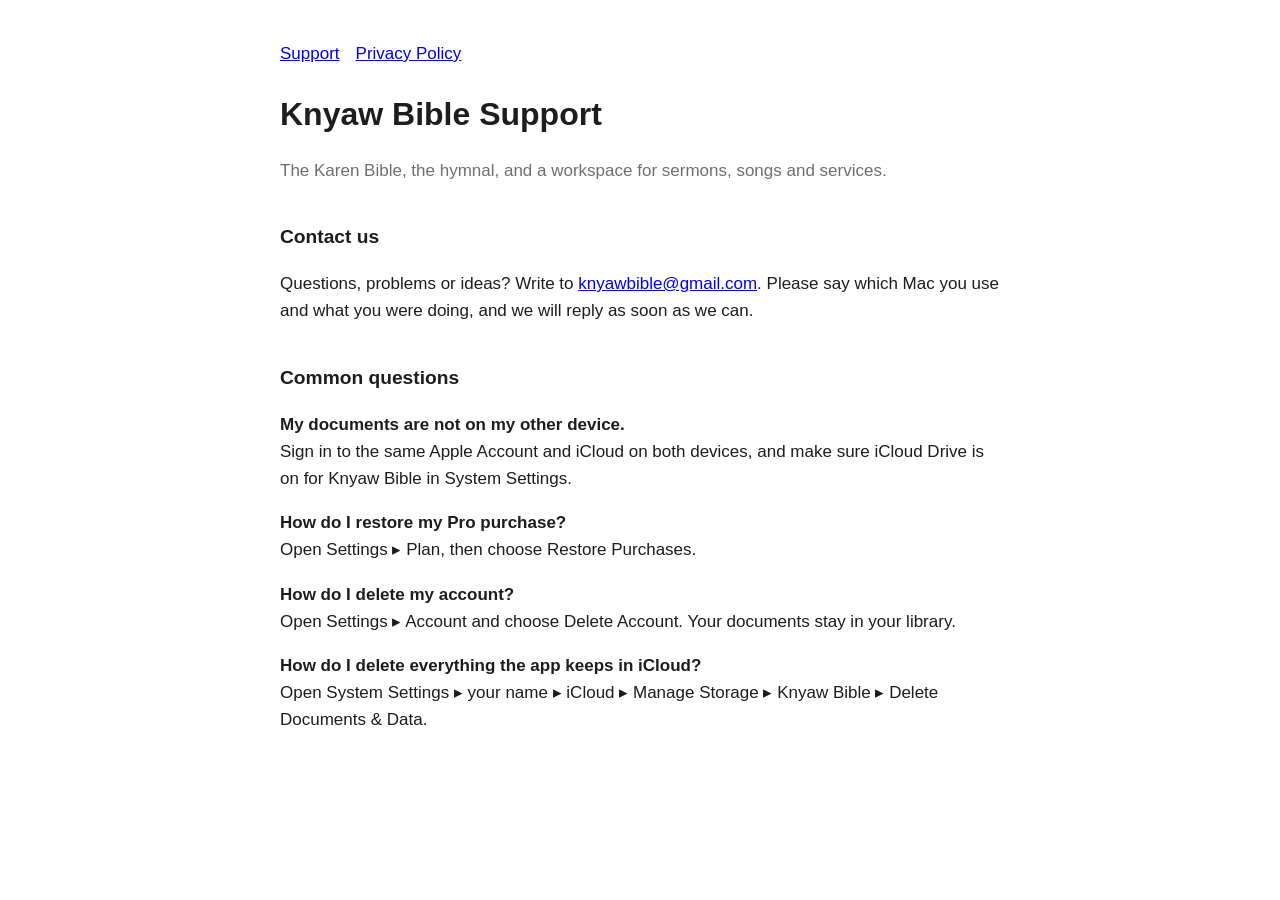
<file: index.html>
<!doctype html>
<html lang="en"><head><meta charset="utf-8"><meta name="viewport" content="width=device-width,initial-scale=1">
<title>Knyaw Bible Support</title><link rel="stylesheet" href="style.css"></head>
<body>
<nav><a href="index.html">Support</a><a href="privacy.html">Privacy Policy</a></nav>
<h1>Knyaw Bible Support</h1>
<p class="muted">The Karen Bible, the hymnal, and a workspace for sermons, songs and services.</p>

<h2>Contact us</h2>
<p>Questions, problems or ideas? Write to <a href="mailto:knyawbible@gmail.com">knyawbible@gmail.com</a>. Please say which Mac you use and what you were doing, and we will reply as soon as we can.</p>

<h2>Common questions</h2>
<p><strong>My documents are not on my other device.</strong><br>Sign in to the same Apple Account and iCloud on both devices, and make sure iCloud Drive is on for Knyaw Bible in System Settings.</p>
<p><strong>How do I restore my Pro purchase?</strong><br>Open Settings ▸ Plan, then choose Restore Purchases.</p>
<p><strong>How do I delete my account?</strong><br>Open Settings ▸ Account and choose Delete Account. Your documents stay in your library.</p>
<p><strong>How do I delete everything the app keeps in iCloud?</strong><br>Open System Settings ▸ your name ▸ iCloud ▸ Manage Storage ▸ Knyaw Bible ▸ Delete Documents &amp; Data.</p>
</body></html>
</file>
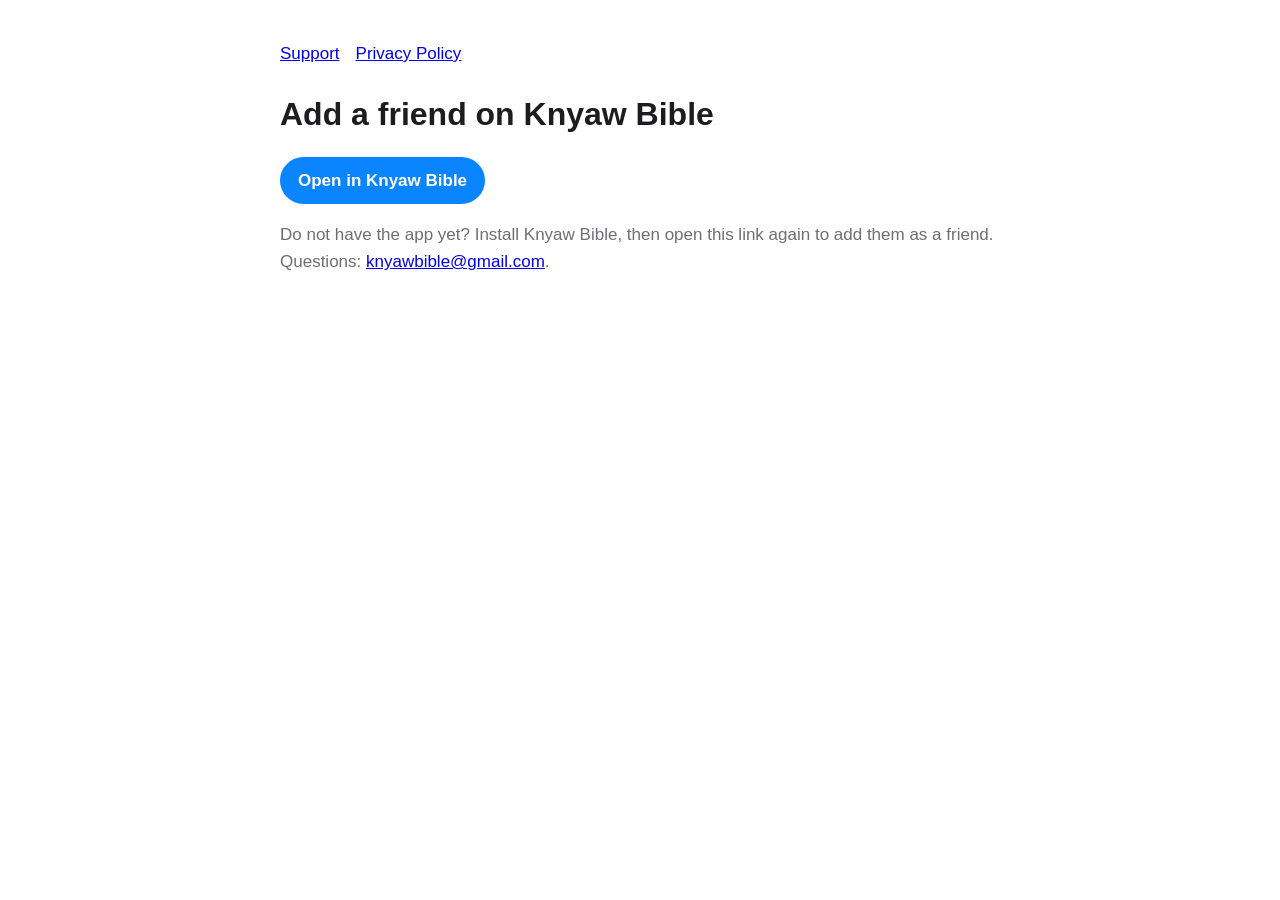
<file: friend.html>
<!doctype html>
<html lang="en"><head><meta charset="utf-8"><meta name="viewport" content="width=device-width,initial-scale=1">
<title>Add a friend on Knyaw Bible</title><meta property="og:site_name" content="Knyaw Bible"><meta property="og:title" content="Add me as a friend on Knyaw Bible"><meta property="og:description" content="Open this link in Knyaw Bible to add me as a friend."><link rel="stylesheet" href="style.css"></head>
<body>
<nav><a href="index.html">Support</a><a href="privacy.html">Privacy Policy</a></nav>
<h1 id="who">Add a friend on Knyaw Bible</h1>
<p class="muted" id="username"></p>
<p id="bio"></p>
<p><a id="open" href="#" style="display:inline-block;padding:10px 18px;border-radius:999px;background:#0a84ff;color:#fff;text-decoration:none;font-weight:600">Open in Knyaw Bible</a></p>
<p class="muted">Do not have the app yet? Install Knyaw Bible, then open this link again to add them as a friend. Questions: <a href="mailto:knyawbible@gmail.com">knyawbible@gmail.com</a>.</p>
<script>
  // The profile is in the link's query (u, n, b, e, p): the page shows it and hands the same query to the app.
  var q = new URLSearchParams(location.search);
  var u = q.get("u") || "";
  if (q.get("n")) document.getElementById("who").textContent = q.get("n") + " invites you to Knyaw Bible";
  if (u) document.getElementById("username").textContent = "@" + u;
  if (q.get("b")) document.getElementById("bio").textContent = q.get("b");
  var app = "knyawbible://friend?" + q.toString();
  document.getElementById("open").href = app;
  if (u) setTimeout(function () { location.href = app; }, 300);
</script>
</body></html>
</file>
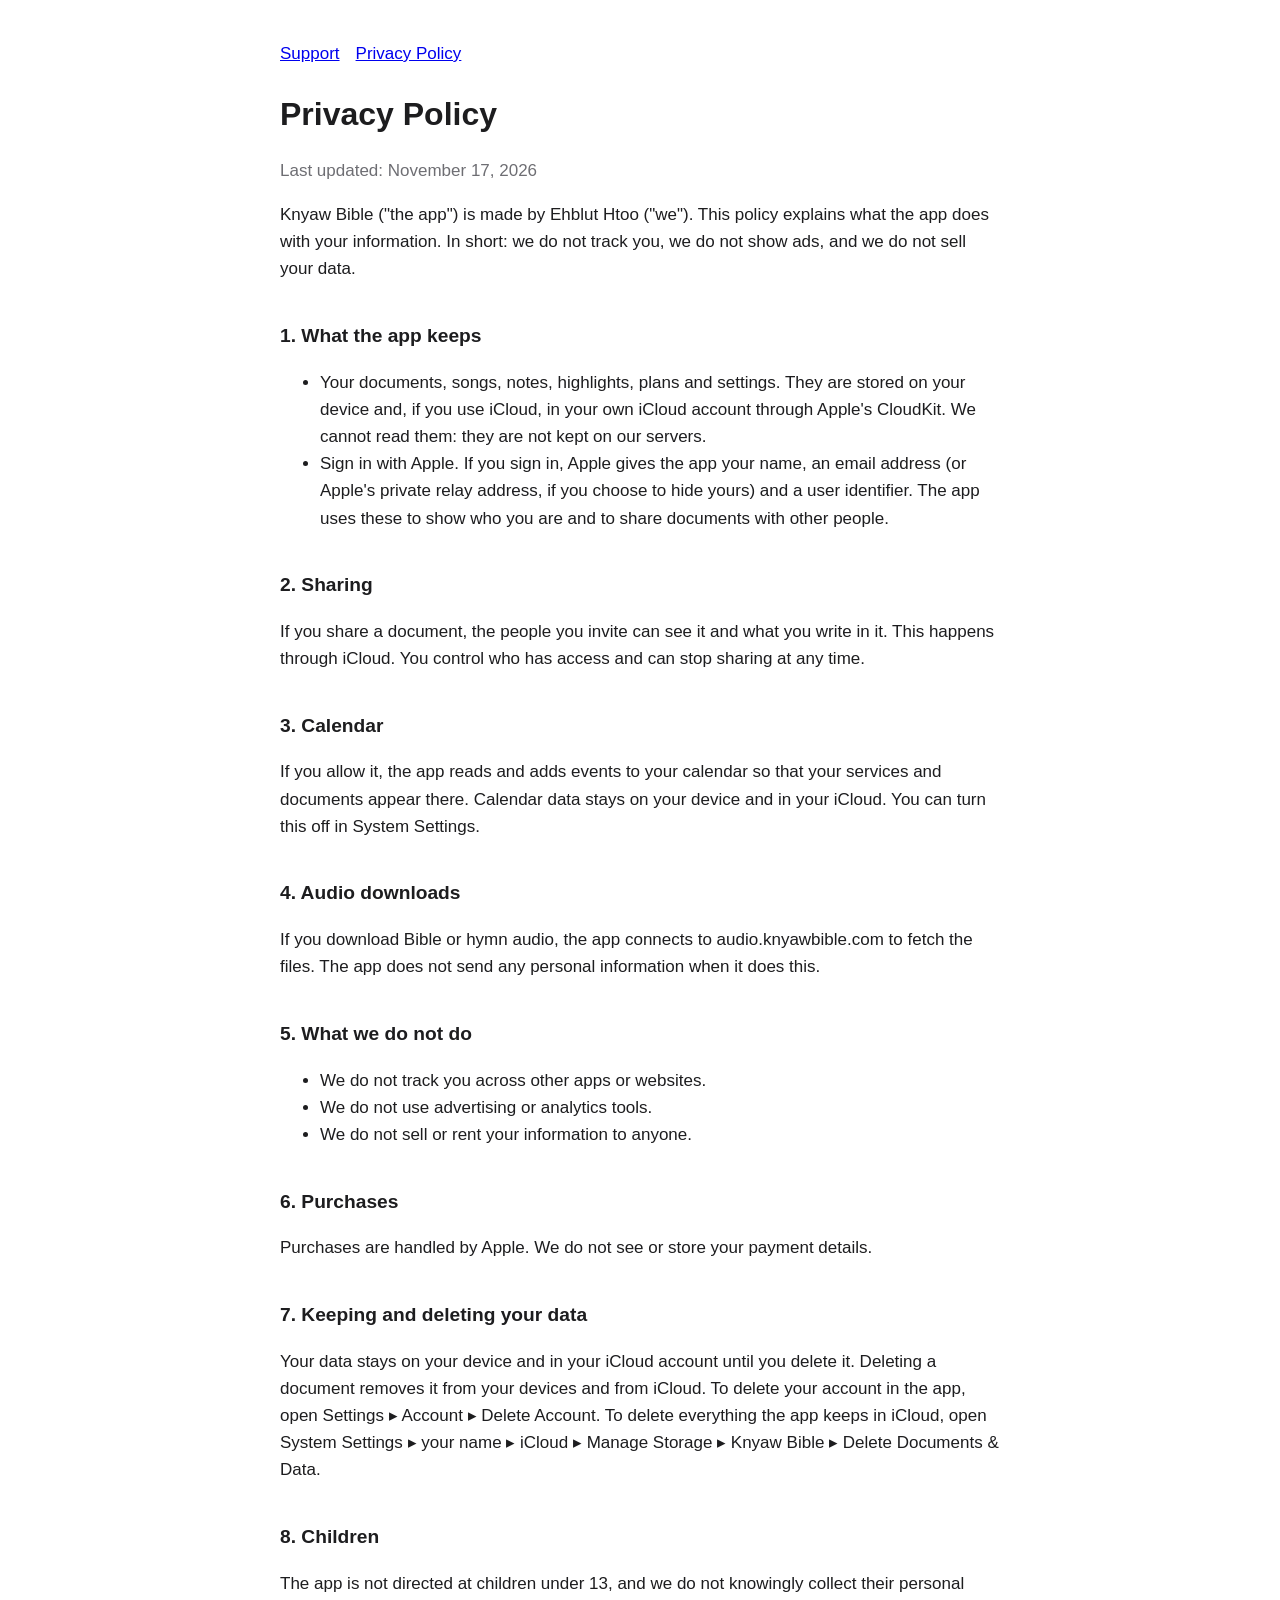
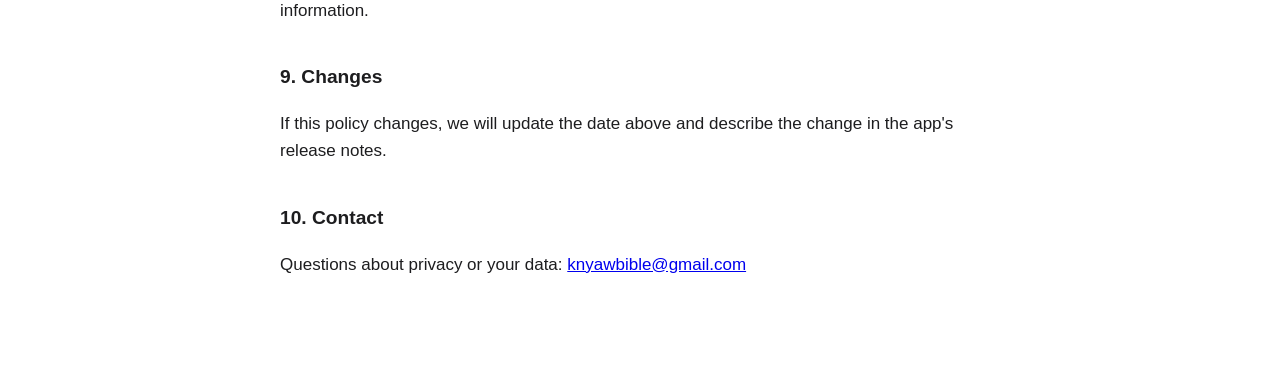
<file: privacy.html>
<!doctype html>
<html lang="en"><head><meta charset="utf-8"><meta name="viewport" content="width=device-width,initial-scale=1">
<title>Knyaw Bible Privacy Policy</title><link rel="stylesheet" href="style.css"></head>
<body>
<nav><a href="index.html">Support</a><a href="privacy.html">Privacy Policy</a></nav>
<h1>Privacy Policy</h1>
<p class="muted">Last updated: November 17, 2026</p>
<p>Knyaw Bible ("the app") is made by Ehblut Htoo ("we"). This policy explains what the app does with your information. In short: we do not track you, we do not show ads, and we do not sell your data.</p>

<h2>1. What the app keeps</h2>
<ul>
<li>Your documents, songs, notes, highlights, plans and settings. They are stored on your device and, if you use iCloud, in your own iCloud account through Apple's CloudKit. We cannot read them: they are not kept on our servers.</li>
<li>Sign in with Apple. If you sign in, Apple gives the app your name, an email address (or Apple's private relay address, if you choose to hide yours) and a user identifier. The app uses these to show who you are and to share documents with other people.</li>
</ul>

<h2>2. Sharing</h2>
<p>If you share a document, the people you invite can see it and what you write in it. This happens through iCloud. You control who has access and can stop sharing at any time.</p>

<h2>3. Calendar</h2>
<p>If you allow it, the app reads and adds events to your calendar so that your services and documents appear there. Calendar data stays on your device and in your iCloud. You can turn this off in System Settings.</p>

<h2>4. Audio downloads</h2>
<p>If you download Bible or hymn audio, the app connects to audio.knyawbible.com to fetch the files. The app does not send any personal information when it does this.</p>

<h2>5. What we do not do</h2>
<ul>
<li>We do not track you across other apps or websites.</li>
<li>We do not use advertising or analytics tools.</li>
<li>We do not sell or rent your information to anyone.</li>
</ul>

<h2>6. Purchases</h2>
<p>Purchases are handled by Apple. We do not see or store your payment details.</p>

<h2>7. Keeping and deleting your data</h2>
<p>Your data stays on your device and in your iCloud account until you delete it. Deleting a document removes it from your devices and from iCloud. To delete your account in the app, open Settings ▸ Account ▸ Delete Account. To delete everything the app keeps in iCloud, open System Settings ▸ your name ▸ iCloud ▸ Manage Storage ▸ Knyaw Bible ▸ Delete Documents &amp; Data.</p>

<h2>8. Children</h2>
<p>The app is not directed at children under 13, and we do not knowingly collect their personal information.</p>

<h2>9. Changes</h2>
<p>If this policy changes, we will update the date above and describe the change in the app's release notes.</p>

<h2>10. Contact</h2>
<p>Questions about privacy or your data: <a href="mailto:knyawbible@gmail.com">knyawbible@gmail.com</a></p>
</body></html>
</file>
<file: style.css>
:root{color-scheme:light dark}
body{font:17px/1.6 -apple-system,BlinkMacSystemFont,"SF Pro Text",Helvetica,Arial,sans-serif;max-width:720px;margin:0 auto;padding:40px 20px 80px;color:#1d1d1f;background:#fff}
@media(prefers-color-scheme:dark){body{color:#f5f5f7;background:#1c1c1e}a{color:#64a8ff}}
h1{font-size:2rem;margin-bottom:.2em}h2{font-size:1.2rem;margin-top:2em}
.muted{color:#6e6e73}
nav a{margin-right:16px}
</file>
